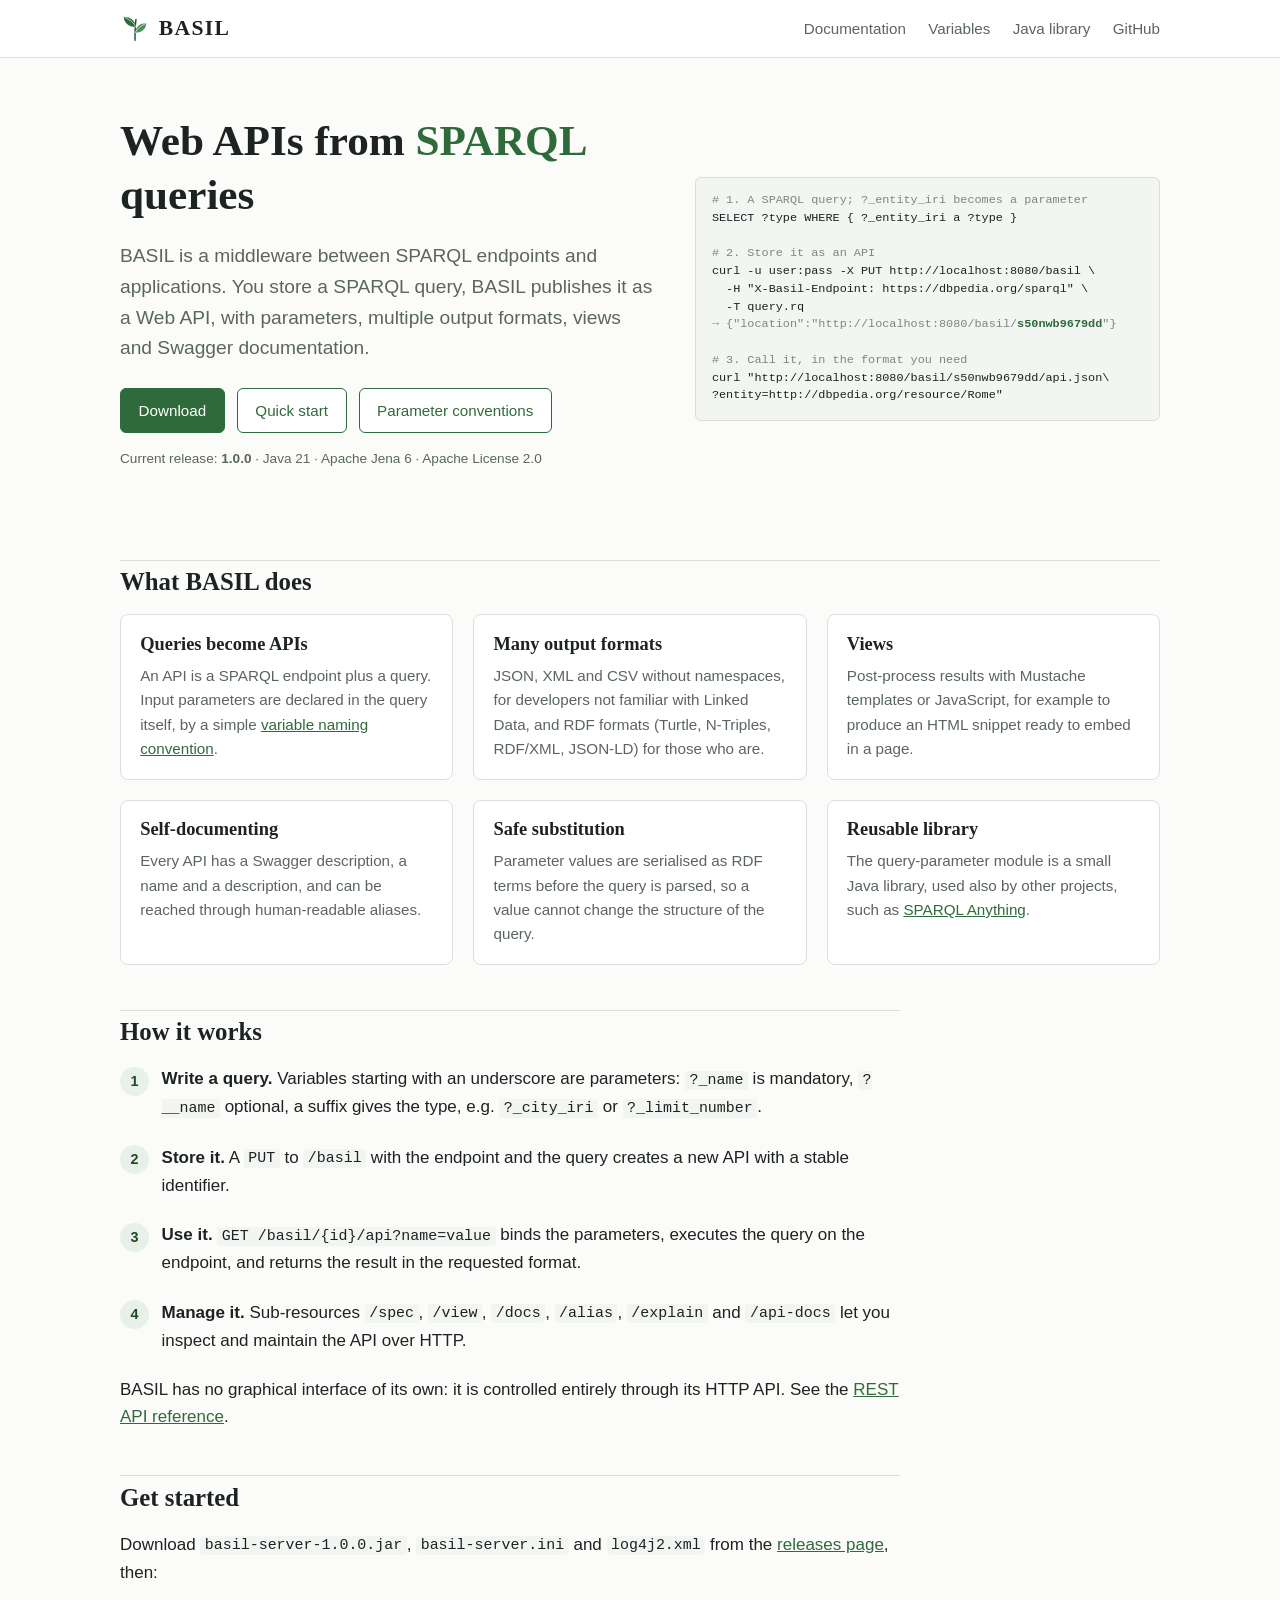
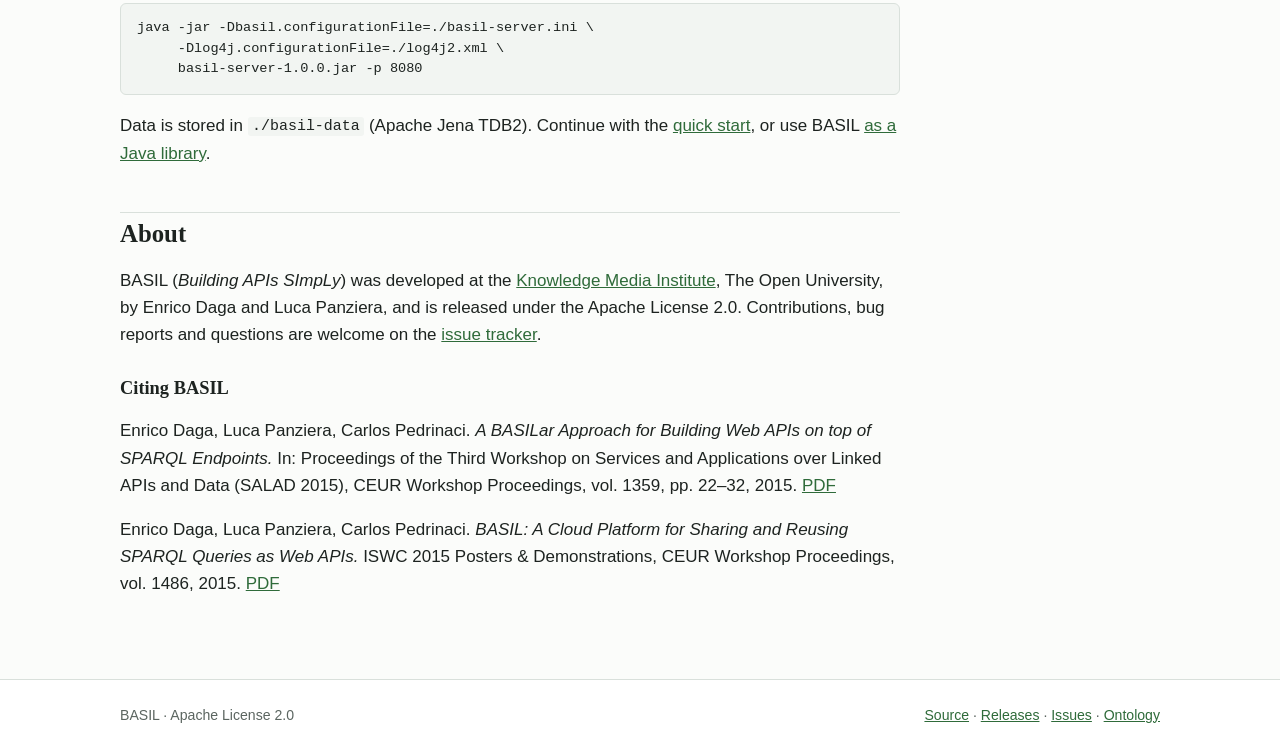
<file: index.html>
<!DOCTYPE html>
<html lang="en">
<head>
  <meta charset="utf-8">
  <meta name="viewport" content="width=device-width, initial-scale=1">
  <title>BASIL — Building APIs SImpLy from SPARQL endpoints</title>
  <meta name="description" content="BASIL is a middleware that builds Web APIs on top of SPARQL endpoints, from stored SPARQL queries.">
  <link rel="icon" href="assets/logo.svg" type="image/svg+xml">
  <link rel="stylesheet" href="assets/style.css">
</head>
<body>
<header class="site-header">
  <div class="inner">
    <a class="brand" href="./"><img src="assets/logo.svg" alt=""><span>BASIL</span></a>
    <nav class="site-nav">
      <a href="docs/">Documentation</a>
      <a href="variables/">Variables</a>
      <a href="docs/#java">Java library</a>
      <a href="https://github.com/basilapi/basil">GitHub</a>
    </nav>
  </div>
</header>

<main>
  <section class="hero">
    <div>
      <h1>Web APIs from <em>SPARQL</em> queries</h1>
      <p class="lead">BASIL is a middleware between SPARQL endpoints and applications. You store a SPARQL query, BASIL publishes it as a Web API, with parameters, multiple output formats, views and Swagger documentation.</p>
      <div class="buttons">
        <a class="btn primary" href="https://github.com/basilapi/basil/releases/latest">Download</a>
        <a class="btn ghost" href="docs/#quickstart">Quick start</a>
        <a class="btn ghost" href="variables/">Parameter conventions</a>
      </div>
      <p class="version">Current release: <strong>1.0.0</strong> · Java 21 · Apache Jena 6 · Apache License 2.0</p>
    </div>
<pre><code><span class="cm"># 1. A SPARQL query; ?_entity_iri becomes a parameter</span>
SELECT ?type WHERE { ?_entity_iri a ?type }

<span class="cm"># 2. Store it as an API</span>
curl -u user:pass -X PUT http://localhost:8080/basil \
  -H "X-Basil-Endpoint: https://dbpedia.org/sparql" \
  -T query.rq
<span class="cm">→ {"location":"http://localhost:8080/basil/<span class="hl">s50nwb9679dd</span>"}</span>

<span class="cm"># 3. Call it, in the format you need</span>
curl "http://localhost:8080/basil/s50nwb9679dd/api.json\
?entity=http://dbpedia.org/resource/Rome"</code></pre>
  </section>

  <section>
    <h2>What BASIL does</h2>
    <div class="grid">
      <div class="card">
        <h3>Queries become APIs</h3>
        <p>An API is a SPARQL endpoint plus a query. Input parameters are declared in the query itself, by a simple <a href="variables/">variable naming convention</a>.</p>
      </div>
      <div class="card">
        <h3>Many output formats</h3>
        <p>JSON, XML and CSV without namespaces, for developers not familiar with Linked Data, and RDF formats (Turtle, N-Triples, RDF/XML, JSON-LD) for those who are.</p>
      </div>
      <div class="card">
        <h3>Views</h3>
        <p>Post-process results with Mustache templates or JavaScript, for example to produce an HTML snippet ready to embed in a page.</p>
      </div>
      <div class="card">
        <h3>Self-documenting</h3>
        <p>Every API has a Swagger description, a name and a description, and can be reached through human-readable aliases.</p>
      </div>
      <div class="card">
        <h3>Safe substitution</h3>
        <p>Parameter values are serialised as RDF terms before the query is parsed, so a value cannot change the structure of the query.</p>
      </div>
      <div class="card">
        <h3>Reusable library</h3>
        <p>The query-parameter module is a small Java library, used also by other projects, such as <a href="https://sparql-anything.cc">SPARQL Anything</a>.</p>
      </div>
    </div>
  </section>

  <section class="narrow">
    <h2>How it works</h2>
    <ol class="steps">
      <li><strong>Write a query.</strong> Variables starting with an underscore are parameters: <code>?_name</code> is mandatory, <code>?__name</code> optional, a suffix gives the type, e.g. <code>?_city_iri</code> or <code>?_limit_number</code>.</li>
      <li><strong>Store it.</strong> A <code>PUT</code> to <code>/basil</code> with the endpoint and the query creates a new API with a stable identifier.</li>
      <li><strong>Use it.</strong> <code>GET /basil/{id}/api?name=value</code> binds the parameters, executes the query on the endpoint, and returns the result in the requested format.</li>
      <li><strong>Manage it.</strong> Sub-resources <code>/spec</code>, <code>/view</code>, <code>/docs</code>, <code>/alias</code>, <code>/explain</code> and <code>/api-docs</code> let you inspect and maintain the API over HTTP.</li>
    </ol>
    <p>BASIL has no graphical interface of its own: it is controlled entirely through its HTTP API. See the <a href="docs/#rest">REST API reference</a>.</p>
  </section>

  <section class="narrow">
    <h2>Get started</h2>
    <p>Download <code>basil-server-1.0.0.jar</code>, <code>basil-server.ini</code> and <code>log4j2.xml</code> from the <a href="https://github.com/basilapi/basil/releases/latest">releases page</a>, then:</p>
<pre><code>java -jar -Dbasil.configurationFile=./basil-server.ini \
     -Dlog4j.configurationFile=./log4j2.xml \
     basil-server-1.0.0.jar -p 8080</code></pre>
    <p>Data is stored in <code>./basil-data</code> (Apache Jena TDB2). Continue with the <a href="docs/#quickstart">quick start</a>, or use BASIL <a href="docs/#java">as a Java library</a>.</p>
  </section>

  <section class="narrow">
    <h2>About</h2>
    <p>BASIL (<em>Building APIs SImpLy</em>) was developed at the <a href="https://kmi.open.ac.uk">Knowledge Media Institute</a>, The Open University, by Enrico Daga and Luca Panziera, and is released under the Apache License 2.0. Contributions, bug reports and questions are welcome on the <a href="https://github.com/basilapi/basil/issues">issue tracker</a>.</p>
    <h3>Citing BASIL</h3>
    <p>Enrico Daga, Luca Panziera, Carlos Pedrinaci. <em>A BASILar Approach for Building Web APIs on top of SPARQL Endpoints.</em> In: Proceedings of the Third Workshop on Services and Applications over Linked APIs and Data (SALAD 2015), CEUR Workshop Proceedings, vol. 1359, pp. 22–32, 2015. <a href="https://ceur-ws.org/Vol-1359/paper4.pdf">PDF</a></p>
    <p>Enrico Daga, Luca Panziera, Carlos Pedrinaci. <em>BASIL: A Cloud Platform for Sharing and Reusing SPARQL Queries as Web APIs.</em> ISWC 2015 Posters &amp; Demonstrations, CEUR Workshop Proceedings, vol. 1486, 2015. <a href="https://ceur-ws.org/Vol-1486/paper_41.pdf">PDF</a></p>
  </section>
</main>

<footer class="site-footer">
  <div class="inner">
    <span>BASIL · Apache License 2.0</span>
    <span><a href="https://github.com/basilapi/basil">Source</a> · <a href="https://github.com/basilapi/basil/releases">Releases</a> · <a href="https://github.com/basilapi/basil/issues">Issues</a> · <a href="ontology/ns/">Ontology</a></span>
  </div>
</footer>
</body>
</html>
</file>
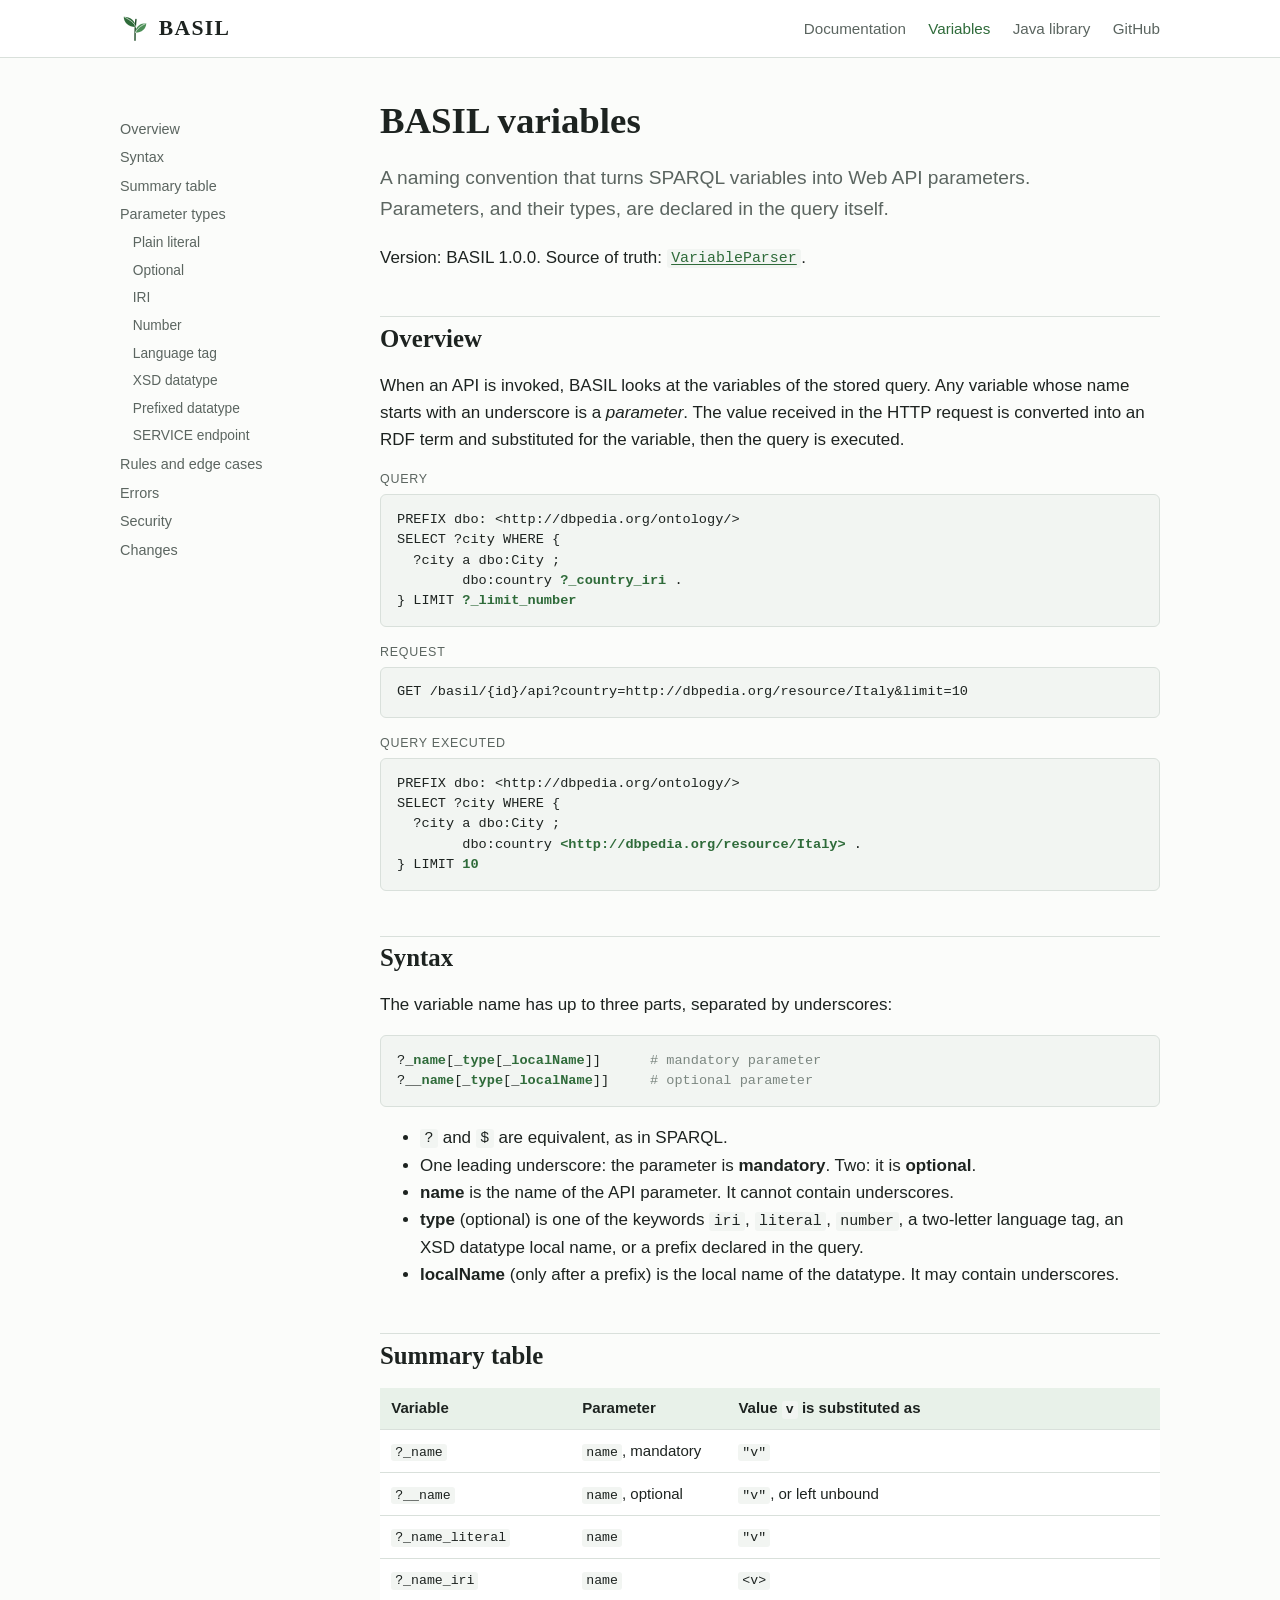
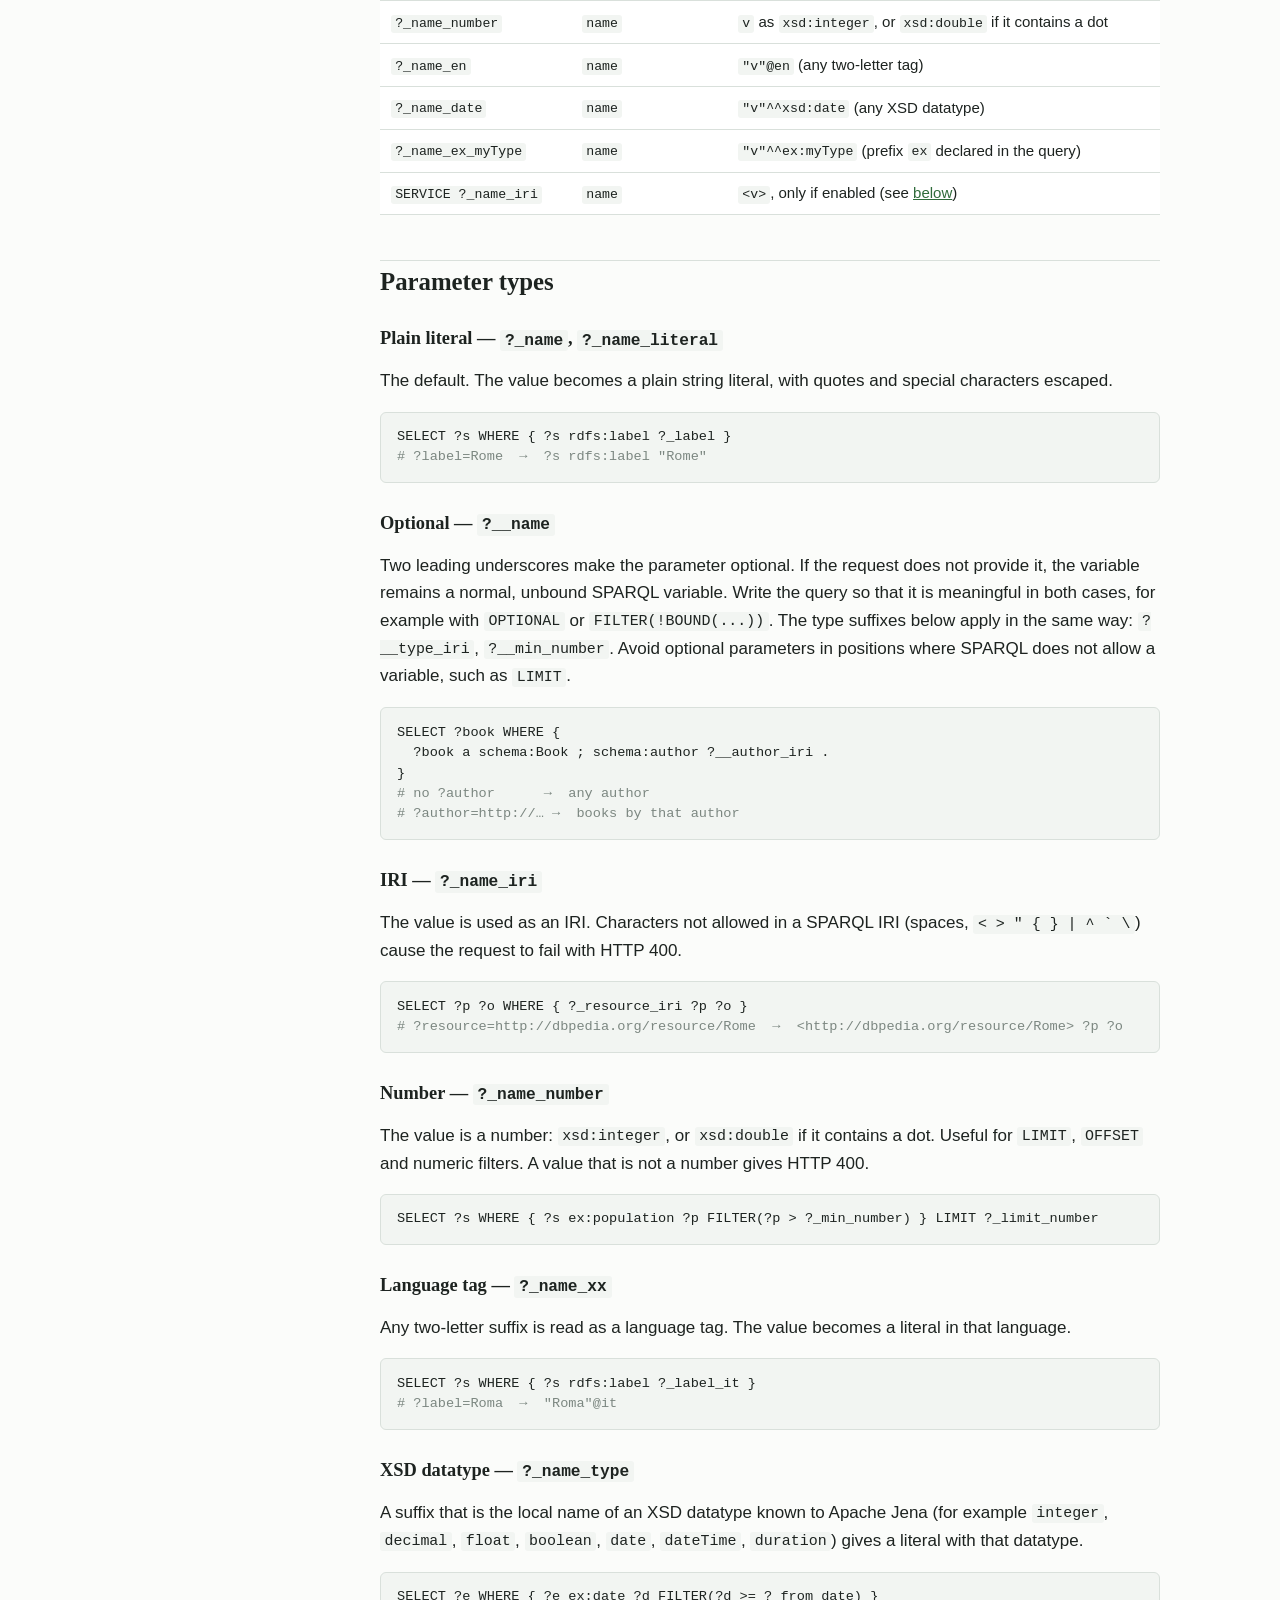
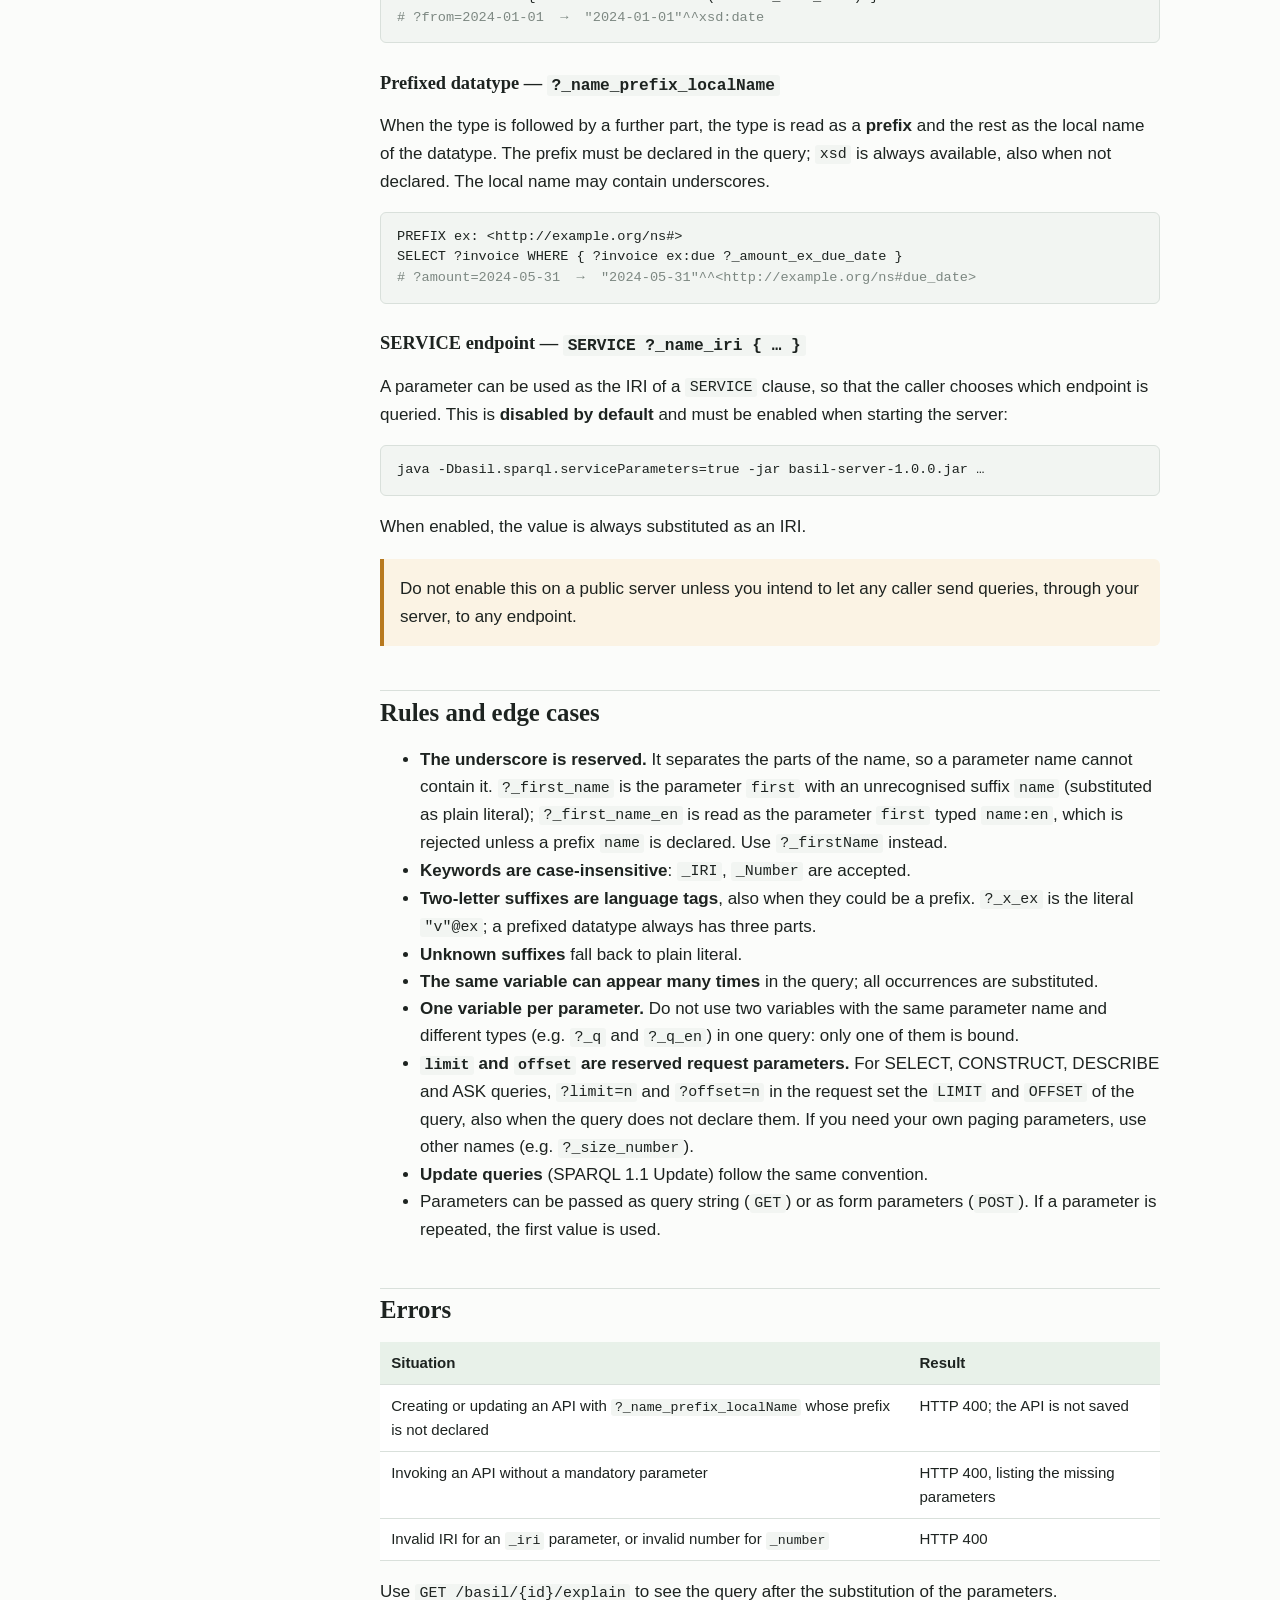
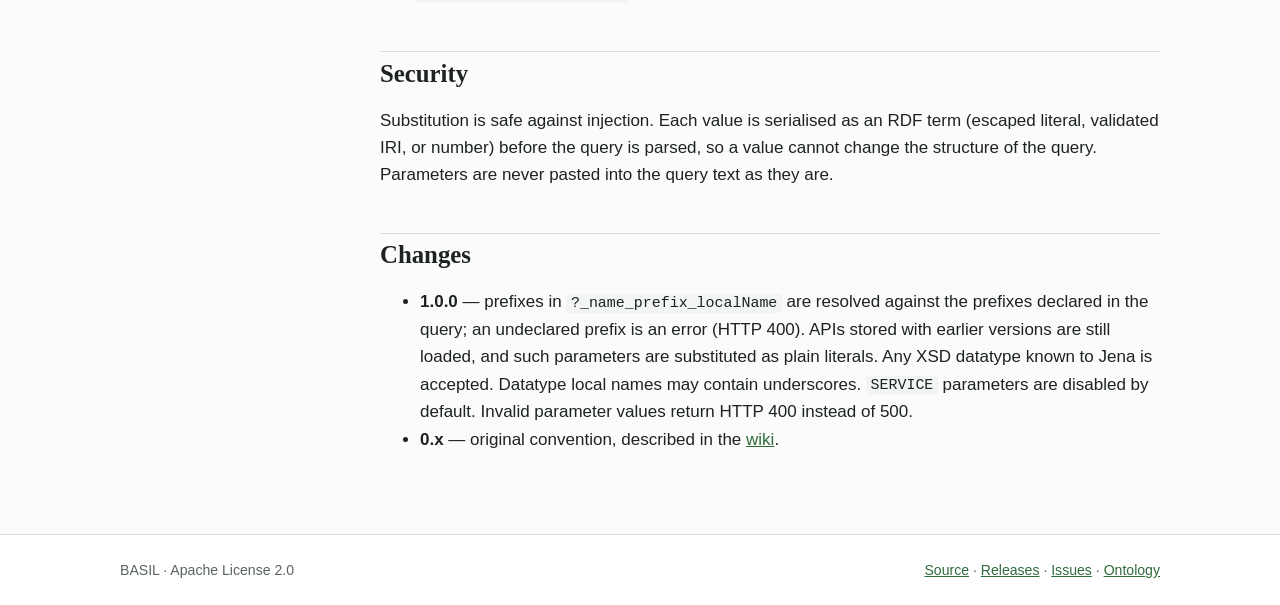
<file: variables/index.html>
<!DOCTYPE html>
<html lang="en">
<head>
  <meta charset="utf-8">
  <meta name="viewport" content="width=device-width, initial-scale=1">
  <title>BASIL variables — SPARQL variable naming convention for API parameters</title>
  <meta name="description" content="Specification of the BASIL convention mapping SPARQL variables to Web API parameters.">
  <link rel="icon" href="../assets/logo.svg" type="image/svg+xml">
  <link rel="stylesheet" href="../assets/style.css">
</head>
<body>
<header class="site-header">
  <div class="inner">
    <a class="brand" href="../"><img src="../assets/logo.svg" alt=""><span>BASIL</span></a>
    <nav class="site-nav">
      <a href="../docs/">Documentation</a>
      <a class="active" href="./">Variables</a>
      <a href="../docs/#java">Java library</a>
      <a href="https://github.com/basilapi/basil">GitHub</a>
    </nav>
  </div>
</header>

<main>
<div class="doc">
  <nav class="toc" aria-label="Contents">
    <ul>
      <li><a href="#overview">Overview</a></li>
      <li><a href="#syntax">Syntax</a></li>
      <li><a href="#summary">Summary table</a></li>
      <li><a href="#types">Parameter types</a>
        <ul>
          <li><a href="#plain">Plain literal</a></li>
          <li><a href="#optional">Optional</a></li>
          <li><a href="#iri">IRI</a></li>
          <li><a href="#number">Number</a></li>
          <li><a href="#lang">Language tag</a></li>
          <li><a href="#xsd">XSD datatype</a></li>
          <li><a href="#prefixed">Prefixed datatype</a></li>
          <li><a href="#service">SERVICE endpoint</a></li>
        </ul>
      </li>
      <li><a href="#rules">Rules and edge cases</a></li>
      <li><a href="#errors">Errors</a></li>
      <li><a href="#security">Security</a></li>
      <li><a href="#changes">Changes</a></li>
    </ul>
  </nav>

  <div class="doc-body">
    <h1>BASIL variables</h1>
    <p class="lead">A naming convention that turns SPARQL variables into Web API parameters. Parameters, and their types, are declared in the query itself.</p>
    <p>Version: BASIL 1.0.0. Source of truth: <a href="https://github.com/basilapi/basil/blob/v1.0.0/sparql/src/main/java/io/github/basilapi/basil/sparql/VariableParser.java"><code>VariableParser</code></a>.</p>

    <h2 id="overview">Overview</h2>
    <p>When an API is invoked, BASIL looks at the variables of the stored query. Any variable whose name starts with an underscore is a <em>parameter</em>. The value received in the HTTP request is converted into an RDF term and substituted for the variable, then the query is executed.</p>
<p class="code-label">Query</p>
<pre><code>PREFIX dbo: &lt;http://dbpedia.org/ontology/&gt;
SELECT ?city WHERE {
  ?city a dbo:City ;
        dbo:country <span class="hl">?_country_iri</span> .
} LIMIT <span class="hl">?_limit_number</span></code></pre>
<p class="code-label">Request</p>
<pre><code>GET /basil/{id}/api?country=http://dbpedia.org/resource/Italy&amp;limit=10</code></pre>
<p class="code-label">Query executed</p>
<pre><code>PREFIX dbo: &lt;http://dbpedia.org/ontology/&gt;
SELECT ?city WHERE {
  ?city a dbo:City ;
        dbo:country <span class="hl">&lt;http://dbpedia.org/resource/Italy&gt;</span> .
} LIMIT <span class="hl">10</span></code></pre>

    <h2 id="syntax">Syntax</h2>
    <p>The variable name has up to three parts, separated by underscores:</p>
<pre><code>?_<span class="hl">name</span>[_<span class="hl">type</span>[_<span class="hl">localName</span>]]      <span class="cm"># mandatory parameter</span>
?__<span class="hl">name</span>[_<span class="hl">type</span>[_<span class="hl">localName</span>]]     <span class="cm"># optional parameter</span></code></pre>
    <ul>
      <li><code>?</code> and <code>$</code> are equivalent, as in SPARQL.</li>
      <li>One leading underscore: the parameter is <strong>mandatory</strong>. Two: it is <strong>optional</strong>.</li>
      <li><strong>name</strong> is the name of the API parameter. It cannot contain underscores.</li>
      <li><strong>type</strong> (optional) is one of the keywords <code>iri</code>, <code>literal</code>, <code>number</code>, a two-letter language tag, an XSD datatype local name, or a prefix declared in the query.</li>
      <li><strong>localName</strong> (only after a prefix) is the local name of the datatype. It may contain underscores.</li>
    </ul>

    <h2 id="summary">Summary table</h2>
    <table>
      <thead><tr><th>Variable</th><th>Parameter</th><th>Value <code>v</code> is substituted as</th></tr></thead>
      <tbody>
        <tr><td><code>?_name</code></td><td><code>name</code>, mandatory</td><td><code>"v"</code></td></tr>
        <tr><td><code>?__name</code></td><td><code>name</code>, optional</td><td><code>"v"</code>, or left unbound</td></tr>
        <tr><td><code>?_name_literal</code></td><td><code>name</code></td><td><code>"v"</code></td></tr>
        <tr><td><code>?_name_iri</code></td><td><code>name</code></td><td><code>&lt;v&gt;</code></td></tr>
        <tr><td><code>?_name_number</code></td><td><code>name</code></td><td><code>v</code> as <code>xsd:integer</code>, or <code>xsd:double</code> if it contains a dot</td></tr>
        <tr><td><code>?_name_en</code></td><td><code>name</code></td><td><code>"v"@en</code> (any two-letter tag)</td></tr>
        <tr><td><code>?_name_date</code></td><td><code>name</code></td><td><code>"v"^^xsd:date</code> (any XSD datatype)</td></tr>
        <tr><td><code>?_name_ex_myType</code></td><td><code>name</code></td><td><code>"v"^^ex:myType</code> (prefix <code>ex</code> declared in the query)</td></tr>
        <tr><td><code>SERVICE ?_name_iri</code></td><td><code>name</code></td><td><code>&lt;v&gt;</code>, only if enabled (see <a href="#service">below</a>)</td></tr>
      </tbody>
    </table>

    <h2 id="types">Parameter types</h2>

    <h3 id="plain">Plain literal — <code>?_name</code>, <code>?_name_literal</code></h3>
    <p>The default. The value becomes a plain string literal, with quotes and special characters escaped.</p>
<pre><code>SELECT ?s WHERE { ?s rdfs:label ?_label }
<span class="cm"># ?label=Rome  →  ?s rdfs:label "Rome"</span></code></pre>

    <h3 id="optional">Optional — <code>?__name</code></h3>
    <p>Two leading underscores make the parameter optional. If the request does not provide it, the variable remains a normal, unbound SPARQL variable. Write the query so that it is meaningful in both cases, for example with <code>OPTIONAL</code> or <code>FILTER(!BOUND(...))</code>. The type suffixes below apply in the same way: <code>?__type_iri</code>, <code>?__min_number</code>. Avoid optional parameters in positions where SPARQL does not allow a variable, such as <code>LIMIT</code>.</p>
<pre><code>SELECT ?book WHERE {
  ?book a schema:Book ; schema:author ?__author_iri .
}
<span class="cm"># no ?author      →  any author
# ?author=http://… →  books by that author</span></code></pre>

    <h3 id="iri">IRI — <code>?_name_iri</code></h3>
    <p>The value is used as an IRI. Characters not allowed in a SPARQL IRI (spaces, <code>&lt; &gt; " { } | ^ ` \</code>) cause the request to fail with HTTP 400.</p>
<pre><code>SELECT ?p ?o WHERE { ?_resource_iri ?p ?o }
<span class="cm"># ?resource=http://dbpedia.org/resource/Rome  →  &lt;http://dbpedia.org/resource/Rome&gt; ?p ?o</span></code></pre>

    <h3 id="number">Number — <code>?_name_number</code></h3>
    <p>The value is a number: <code>xsd:integer</code>, or <code>xsd:double</code> if it contains a dot. Useful for <code>LIMIT</code>, <code>OFFSET</code> and numeric filters. A value that is not a number gives HTTP 400.</p>
<pre><code>SELECT ?s WHERE { ?s ex:population ?p FILTER(?p &gt; ?_min_number) } LIMIT ?_limit_number</code></pre>

    <h3 id="lang">Language tag — <code>?_name_xx</code></h3>
    <p>Any two-letter suffix is read as a language tag. The value becomes a literal in that language.</p>
<pre><code>SELECT ?s WHERE { ?s rdfs:label ?_label_it }
<span class="cm"># ?label=Roma  →  "Roma"@it</span></code></pre>

    <h3 id="xsd">XSD datatype — <code>?_name_type</code></h3>
    <p>A suffix that is the local name of an XSD datatype known to Apache Jena (for example <code>integer</code>, <code>decimal</code>, <code>float</code>, <code>boolean</code>, <code>date</code>, <code>dateTime</code>, <code>duration</code>) gives a literal with that datatype.</p>
<pre><code>SELECT ?e WHERE { ?e ex:date ?d FILTER(?d &gt;= ?_from_date) }
<span class="cm"># ?from=2024-01-01  →  "2024-01-01"^^xsd:date</span></code></pre>

    <h3 id="prefixed">Prefixed datatype — <code>?_name_prefix_localName</code></h3>
    <p>When the type is followed by a further part, the type is read as a <strong>prefix</strong> and the rest as the local name of the datatype. The prefix must be declared in the query; <code>xsd</code> is always available, also when not declared. The local name may contain underscores.</p>
<pre><code>PREFIX ex: &lt;http://example.org/ns#&gt;
SELECT ?invoice WHERE { ?invoice ex:due ?_amount_ex_due_date }
<span class="cm"># ?amount=2024-05-31  →  "2024-05-31"^^&lt;http://example.org/ns#due_date&gt;</span></code></pre>

    <h3 id="service">SERVICE endpoint — <code>SERVICE ?_name_iri { … }</code></h3>
    <p>A parameter can be used as the IRI of a <code>SERVICE</code> clause, so that the caller chooses which endpoint is queried. This is <strong>disabled by default</strong> and must be enabled when starting the server:</p>
<pre><code>java -Dbasil.sparql.serviceParameters=true -jar basil-server-1.0.0.jar …</code></pre>
    <p>When enabled, the value is always substituted as an IRI.</p>
    <div class="note warn"><p>Do not enable this on a public server unless you intend to let any caller send queries, through your server, to any endpoint.</p></div>

    <h2 id="rules">Rules and edge cases</h2>
    <ul>
      <li><strong>The underscore is reserved.</strong> It separates the parts of the name, so a parameter name cannot contain it. <code>?_first_name</code> is the parameter <code>first</code> with an unrecognised suffix <code>name</code> (substituted as plain literal); <code>?_first_name_en</code> is read as the parameter <code>first</code> typed <code>name:en</code>, which is rejected unless a prefix <code>name</code> is declared. Use <code>?_firstName</code> instead.</li>
      <li><strong>Keywords are case-insensitive</strong>: <code>_IRI</code>, <code>_Number</code> are accepted.</li>
      <li><strong>Two-letter suffixes are language tags</strong>, also when they could be a prefix. <code>?_x_ex</code> is the literal <code>"v"@ex</code>; a prefixed datatype always has three parts.</li>
      <li><strong>Unknown suffixes</strong> fall back to plain literal.</li>
      <li><strong>The same variable can appear many times</strong> in the query; all occurrences are substituted.</li>
      <li><strong>One variable per parameter.</strong> Do not use two variables with the same parameter name and different types (e.g. <code>?_q</code> and <code>?_q_en</code>) in one query: only one of them is bound.</li>
      <li><strong><code>limit</code> and <code>offset</code> are reserved request parameters.</strong> For SELECT, CONSTRUCT, DESCRIBE and ASK queries, <code>?limit=n</code> and <code>?offset=n</code> in the request set the <code>LIMIT</code> and <code>OFFSET</code> of the query, also when the query does not declare them. If you need your own paging parameters, use other names (e.g. <code>?_size_number</code>).</li>
      <li><strong>Update queries</strong> (SPARQL 1.1 Update) follow the same convention.</li>
      <li>Parameters can be passed as query string (<code>GET</code>) or as form parameters (<code>POST</code>). If a parameter is repeated, the first value is used.</li>
    </ul>

    <h2 id="errors">Errors</h2>
    <table>
      <thead><tr><th>Situation</th><th>Result</th></tr></thead>
      <tbody>
        <tr><td>Creating or updating an API with <code>?_name_prefix_localName</code> whose prefix is not declared</td><td>HTTP 400; the API is not saved</td></tr>
        <tr><td>Invoking an API without a mandatory parameter</td><td>HTTP 400, listing the missing parameters</td></tr>
        <tr><td>Invalid IRI for an <code>_iri</code> parameter, or invalid number for <code>_number</code></td><td>HTTP 400</td></tr>
      </tbody>
    </table>
    <p>Use <code>GET /basil/{id}/explain</code> to see the query after the substitution of the parameters.</p>

    <h2 id="security">Security</h2>
    <p>Substitution is safe against injection. Each value is serialised as an RDF term (escaped literal, validated IRI, or number) before the query is parsed, so a value cannot change the structure of the query. Parameters are never pasted into the query text as they are.</p>

    <h2 id="changes">Changes</h2>
    <ul>
      <li><strong>1.0.0</strong> — prefixes in <code>?_name_prefix_localName</code> are resolved against the prefixes declared in the query; an undeclared prefix is an error (HTTP 400). APIs stored with earlier versions are still loaded, and such parameters are substituted as plain literals. Any XSD datatype known to Jena is accepted. Datatype local names may contain underscores. <code>SERVICE</code> parameters are disabled by default. Invalid parameter values return HTTP 400 instead of 500.</li>
      <li><strong>0.x</strong> — original convention, described in the <a href="https://github.com/basilapi/basil/wiki/SPARQL-variable-name-convention-for-WEB-API-parameters-mapping">wiki</a>.</li>
    </ul>
  </div>
</div>
</main>

<footer class="site-footer">
  <div class="inner">
    <span>BASIL · Apache License 2.0</span>
    <span><a href="https://github.com/basilapi/basil">Source</a> · <a href="https://github.com/basilapi/basil/releases">Releases</a> · <a href="https://github.com/basilapi/basil/issues">Issues</a> · <a href="../ontology/ns/">Ontology</a></span>
  </div>
</footer>
</body>
</html>
</file>
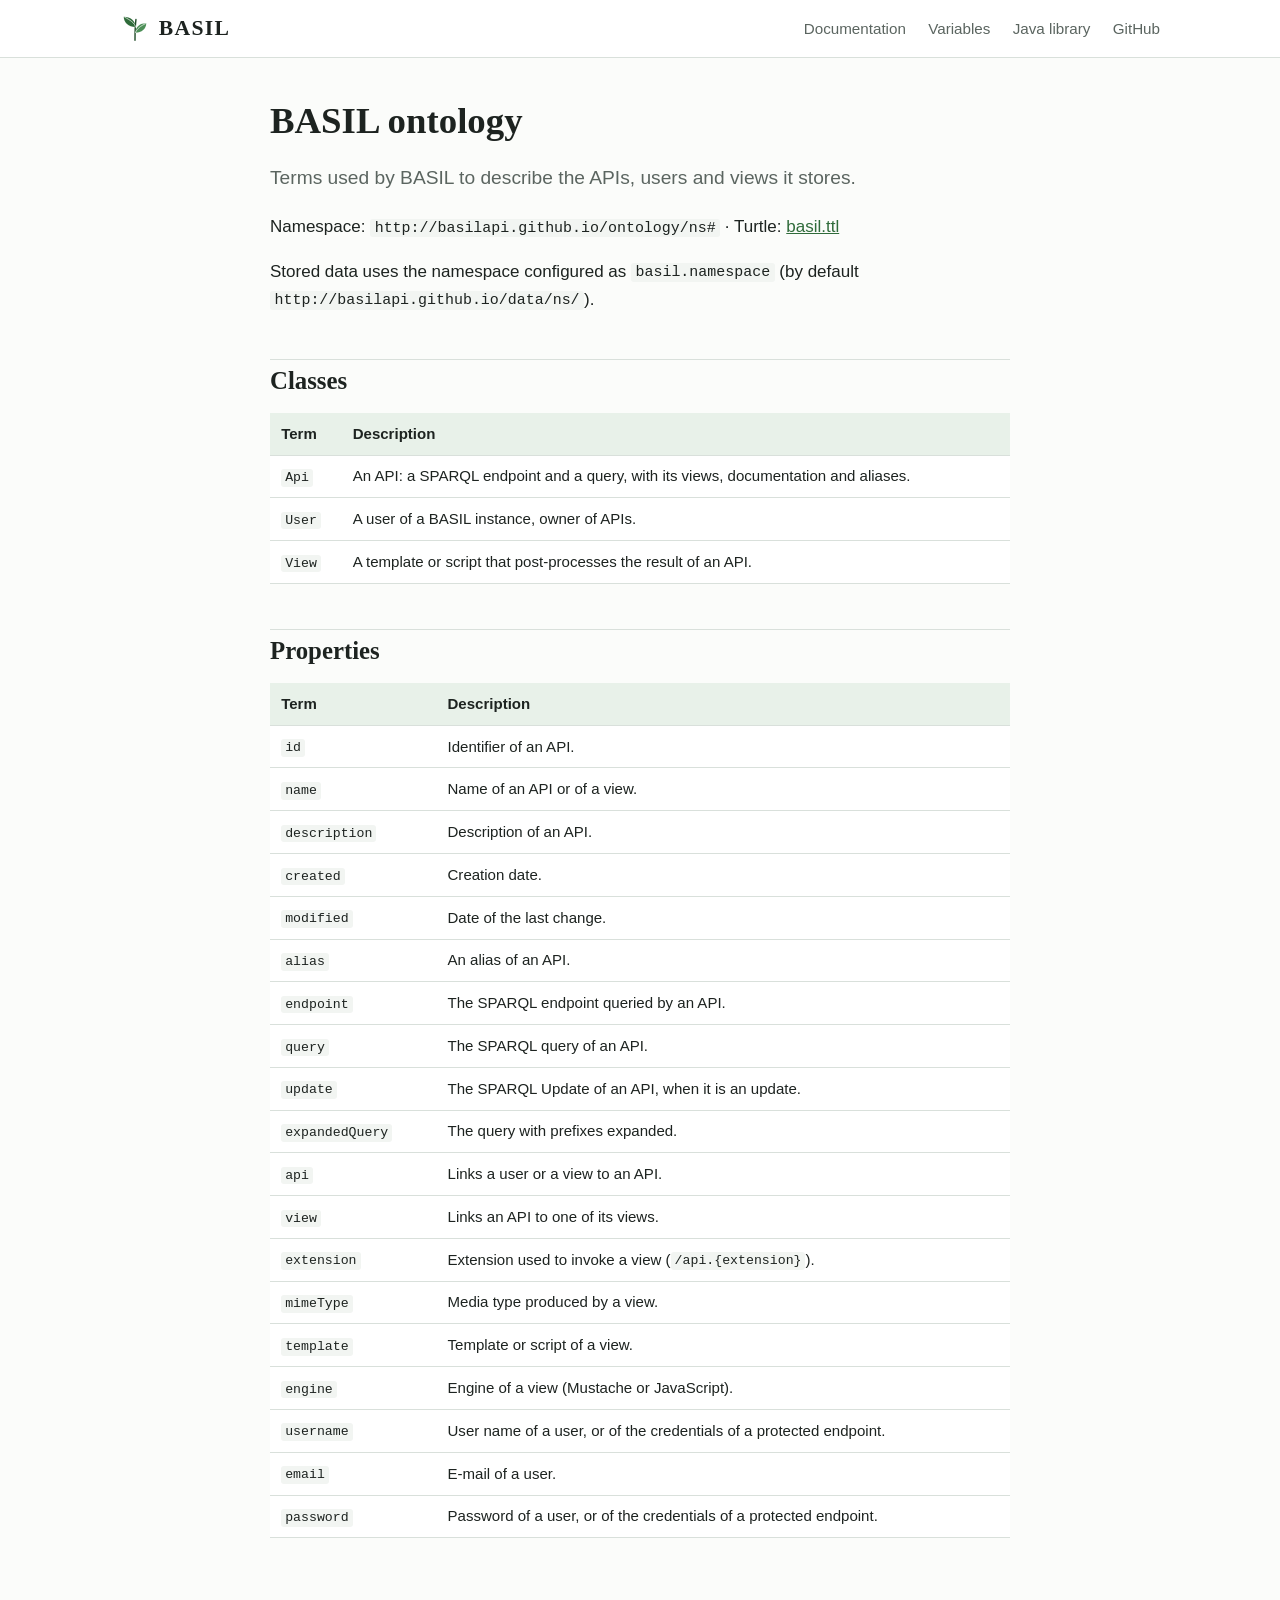
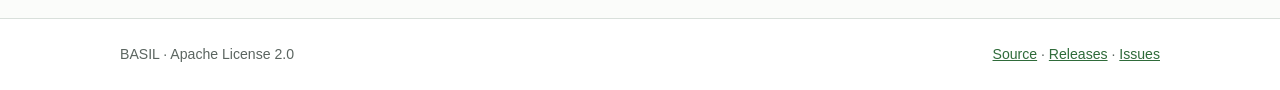
<file: ontology/ns/index.html>
<!DOCTYPE html>
<html lang="en">
<head>
  <meta charset="utf-8">
  <meta name="viewport" content="width=device-width, initial-scale=1">
  <title>BASIL ontology — http://basilapi.github.io/ontology/ns#</title>
  <link rel="icon" href="../../assets/logo.svg" type="image/svg+xml">
  <link rel="alternate" type="text/turtle" href="basil.ttl">
  <link rel="stylesheet" href="../../assets/style.css">
</head>
<body>
<header class="site-header">
  <div class="inner">
    <a class="brand" href="../../"><img src="../../assets/logo.svg" alt=""><span>BASIL</span></a>
    <nav class="site-nav">
      <a href="../../docs/">Documentation</a>
      <a href="../../variables/">Variables</a>
      <a href="../../docs/#java">Java library</a>
      <a href="https://github.com/basilapi/basil">GitHub</a>
    </nav>
  </div>
</header>
<main class="narrow">
  <h1>BASIL ontology</h1>
  <p class="lead">Terms used by BASIL to describe the APIs, users and views it stores.</p>
  <p>Namespace: <code>http://basilapi.github.io/ontology/ns#</code> · Turtle: <a href="basil.ttl">basil.ttl</a></p>
  <p>Stored data uses the namespace configured as <code>basil.namespace</code> (by default <code>http://basilapi.github.io/data/ns/</code>).</p>

  <h2>Classes</h2>
  <table>
    <thead><tr><th>Term</th><th>Description</th></tr></thead>
    <tbody>
      <tr id="Api"><td><code>Api</code></td><td>An API: a SPARQL endpoint and a query, with its views, documentation and aliases.</td></tr>
      <tr id="User"><td><code>User</code></td><td>A user of a BASIL instance, owner of APIs.</td></tr>
      <tr id="View"><td><code>View</code></td><td>A template or script that post-processes the result of an API.</td></tr>
    </tbody>
  </table>

  <h2>Properties</h2>
  <table>
    <thead><tr><th>Term</th><th>Description</th></tr></thead>
    <tbody>
      <tr id="id"><td><code>id</code></td><td>Identifier of an API.</td></tr>
      <tr id="name"><td><code>name</code></td><td>Name of an API or of a view.</td></tr>
      <tr id="description"><td><code>description</code></td><td>Description of an API.</td></tr>
      <tr id="created"><td><code>created</code></td><td>Creation date.</td></tr>
      <tr id="modified"><td><code>modified</code></td><td>Date of the last change.</td></tr>
      <tr id="alias"><td><code>alias</code></td><td>An alias of an API.</td></tr>
      <tr id="endpoint"><td><code>endpoint</code></td><td>The SPARQL endpoint queried by an API.</td></tr>
      <tr id="query"><td><code>query</code></td><td>The SPARQL query of an API.</td></tr>
      <tr id="update"><td><code>update</code></td><td>The SPARQL Update of an API, when it is an update.</td></tr>
      <tr id="expandedQuery"><td><code>expandedQuery</code></td><td>The query with prefixes expanded.</td></tr>
      <tr id="api"><td><code>api</code></td><td>Links a user or a view to an API.</td></tr>
      <tr id="view"><td><code>view</code></td><td>Links an API to one of its views.</td></tr>
      <tr id="extension"><td><code>extension</code></td><td>Extension used to invoke a view (<code>/api.{extension}</code>).</td></tr>
      <tr id="mimeType"><td><code>mimeType</code></td><td>Media type produced by a view.</td></tr>
      <tr id="template"><td><code>template</code></td><td>Template or script of a view.</td></tr>
      <tr id="engine"><td><code>engine</code></td><td>Engine of a view (Mustache or JavaScript).</td></tr>
      <tr id="username"><td><code>username</code></td><td>User name of a user, or of the credentials of a protected endpoint.</td></tr>
      <tr id="email"><td><code>email</code></td><td>E-mail of a user.</td></tr>
      <tr id="password"><td><code>password</code></td><td>Password of a user, or of the credentials of a protected endpoint.</td></tr>
    </tbody>
  </table>
</main>
<footer class="site-footer">
  <div class="inner">
    <span>BASIL · Apache License 2.0</span>
    <span><a href="https://github.com/basilapi/basil">Source</a> · <a href="https://github.com/basilapi/basil/releases">Releases</a> · <a href="https://github.com/basilapi/basil/issues">Issues</a></span>
  </div>
</footer>
</body>
</html>
</file>
<file: assets/style.css>
/* BASIL website — plain CSS, no build step */
:root {
  --green: #2f6b3a;
  --green-dark: #1f4a27;
  --green-light: #e8f1e9;
  --ink: #1d2320;
  --muted: #5b6560;
  --line: #d9e0db;
  --bg: #fbfcfa;
  --code-bg: #f2f5f2;
  --mono: ui-monospace, "SF Mono", Menlo, Consolas, "Liberation Mono", monospace;
  --sans: -apple-system, BlinkMacSystemFont, "Segoe UI", Roboto, "Helvetica Neue", Arial, sans-serif;
  --serif: Georgia, "Iowan Old Style", "Times New Roman", serif;
}

* { box-sizing: border-box; }
html { scroll-behavior: smooth; }
body {
  margin: 0;
  font-family: var(--sans);
  font-size: 17px;
  line-height: 1.6;
  color: var(--ink);
  background: var(--bg);
}
a { color: var(--green); }
a:hover { color: var(--green-dark); }

/* Header */
.site-header {
  border-bottom: 1px solid var(--line);
  background: #fff;
  position: sticky; top: 0; z-index: 10;
}
.site-header .inner {
  max-width: 1080px; margin: 0 auto; padding: 0.7rem 1.25rem;
  display: flex; align-items: center; justify-content: space-between; gap: 1rem; flex-wrap: wrap;
}
.brand { display: flex; align-items: center; gap: 0.55rem; text-decoration: none; color: var(--ink); }
.brand img { width: 30px; height: 30px; }
.brand span { font-family: var(--serif); font-size: 1.35rem; letter-spacing: 0.06em; font-weight: bold; }
.site-nav a {
  margin-left: 1.1rem; text-decoration: none; color: var(--muted); font-size: 0.95rem;
}
.site-nav a:hover, .site-nav a.active { color: var(--green); }

/* Layout */
main { max-width: 1080px; margin: 0 auto; padding: 0 1.25rem 4rem; }
.narrow { max-width: 780px; }
h1, h2, h3 { font-family: var(--serif); line-height: 1.25; color: var(--ink); }
h1 { font-size: 2.3rem; margin: 2.5rem 0 0.5rem; }
h2 { font-size: 1.55rem; margin: 2.8rem 0 0.8rem; padding-top: 0.4rem; border-top: 1px solid var(--line); }
h3 { font-size: 1.15rem; margin: 1.8rem 0 0.5rem; }
.lead { font-size: 1.2rem; color: var(--muted); max-width: 720px; }

/* Hero */
.hero { padding: 3.5rem 0 2rem; display: grid; grid-template-columns: 1.15fr 1fr; gap: 2.5rem; align-items: center; }
.hero h1 { font-size: 2.7rem; margin-top: 0; }
.hero h1 em { font-style: normal; color: var(--green); }
.buttons { margin-top: 1.5rem; display: flex; gap: 0.75rem; flex-wrap: wrap; }
.btn {
  display: inline-block; padding: 0.6rem 1.1rem; border-radius: 6px; text-decoration: none;
  border: 1px solid var(--green); font-size: 0.95rem;
}
.btn.primary { background: var(--green); color: #fff; }
.btn.primary:hover { background: var(--green-dark); color: #fff; }
.btn.ghost { color: var(--green); background: #fff; }
.version { margin-top: 0.9rem; font-size: 0.85rem; color: var(--muted); }

/* Cards */
.grid { display: grid; grid-template-columns: repeat(3, 1fr); gap: 1.25rem; margin: 1rem 0; }
.card { background: #fff; border: 1px solid var(--line); border-radius: 8px; padding: 1.1rem 1.2rem; }
.card h3 { margin-top: 0; }
.card p { margin: 0.3rem 0 0; color: var(--muted); font-size: 0.95rem; }

/* Steps (how it works) */
.steps { counter-reset: step; list-style: none; padding: 0; }
.steps li { counter-increment: step; position: relative; padding-left: 2.6rem; margin-bottom: 1.4rem; }
.steps li::before {
  content: counter(step); position: absolute; left: 0; top: 0.1rem;
  width: 1.8rem; height: 1.8rem; border-radius: 50%; background: var(--green-light); color: var(--green-dark);
  font-weight: bold; text-align: center; line-height: 1.8rem; font-size: 0.9rem;
}

/* Code */
code { font-family: var(--mono); font-size: 0.88em; background: var(--code-bg); padding: 0.1em 0.3em; border-radius: 3px; }
pre {
  font-family: var(--mono); font-size: 0.85rem; line-height: 1.5;
  background: var(--code-bg); border: 1px solid var(--line); border-radius: 6px;
  padding: 0.9rem 1rem; overflow-x: auto;
}
pre code { background: none; padding: 0; font-size: inherit; }
.code-label { font-size: 0.78rem; text-transform: uppercase; letter-spacing: 0.06em; color: var(--muted); margin: 1rem 0 -0.6rem; }
.hl { color: var(--green); font-weight: bold; }
.cm { color: #7c8781; }

/* Tables */
table { border-collapse: collapse; width: 100%; margin: 1rem 0; font-size: 0.94rem; background: #fff; }
th, td { text-align: left; padding: 0.55rem 0.7rem; border-bottom: 1px solid var(--line); vertical-align: top; }
th { background: var(--green-light); font-weight: 600; }
td code { white-space: nowrap; }

/* Notes */
.note { border-left: 4px solid var(--green); background: var(--green-light); padding: 0.7rem 1rem; border-radius: 0 6px 6px 0; margin: 1.2rem 0; }
.note.warn { border-color: #b7791f; background: #fbf3e4; }
.note p { margin: 0.3rem 0; }

/* Docs layout with side TOC */
.doc { display: grid; grid-template-columns: 220px 1fr; gap: 2.5rem; }
.toc { position: sticky; top: 4.5rem; align-self: start; font-size: 0.9rem; padding-top: 2.5rem; }
.toc ul { list-style: none; padding: 0; margin: 0; }
.toc li { margin: 0.35rem 0; }
.toc li li { padding-left: 0.8rem; font-size: 0.86rem; }
.toc a { color: var(--muted); text-decoration: none; }
.toc a:hover { color: var(--green); }
.doc-body { min-width: 0; }

/* Footer */
.site-footer { border-top: 1px solid var(--line); background: #fff; font-size: 0.88rem; color: var(--muted); }
.site-footer .inner { max-width: 1080px; margin: 0 auto; padding: 1.5rem 1.25rem; display: flex; justify-content: space-between; gap: 1rem; flex-wrap: wrap; }

@media (max-width: 820px) {
  .hero { grid-template-columns: 1fr; padding-top: 2rem; }
  .grid { grid-template-columns: 1fr; }
  .doc { grid-template-columns: 1fr; }
  .toc { position: static; padding-top: 1rem; }
  .site-nav a { margin-left: 0; margin-right: 1rem; }
}
.hero pre { font-size: 0.74rem; }
</file>
